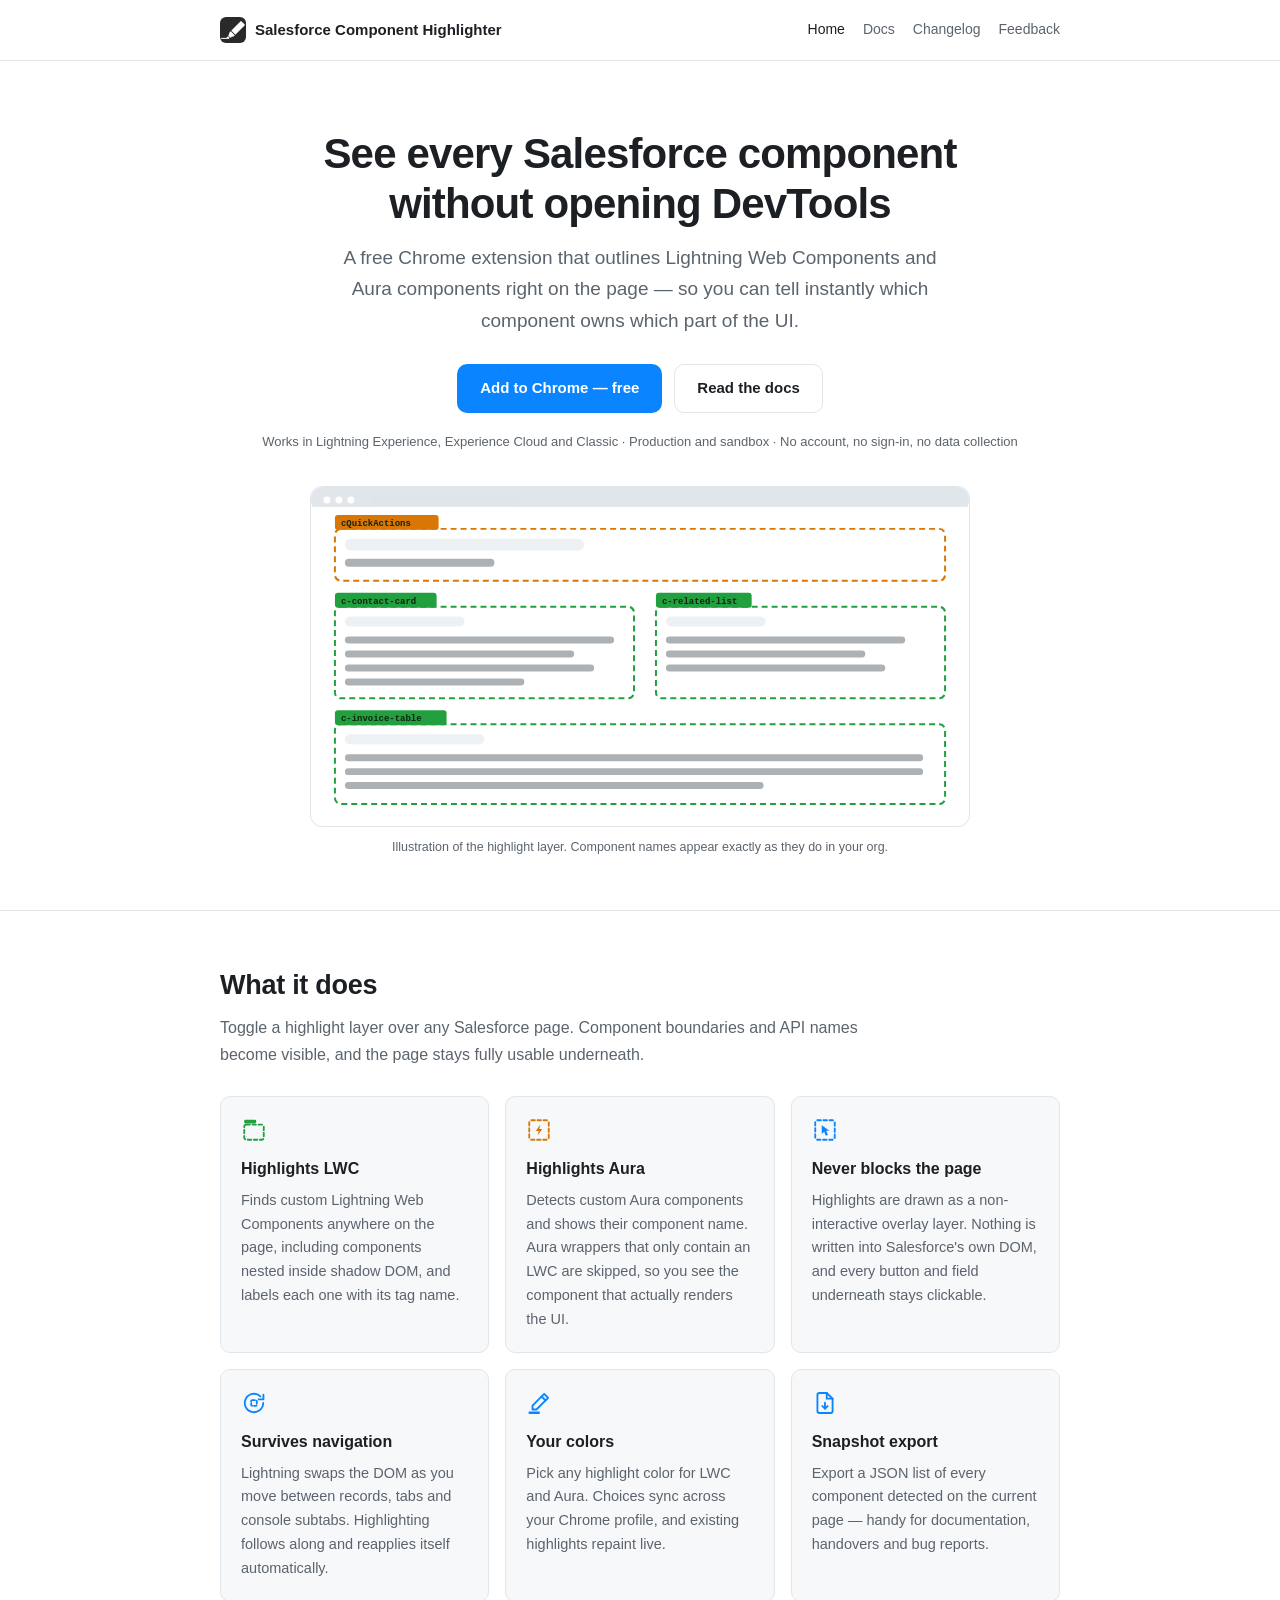
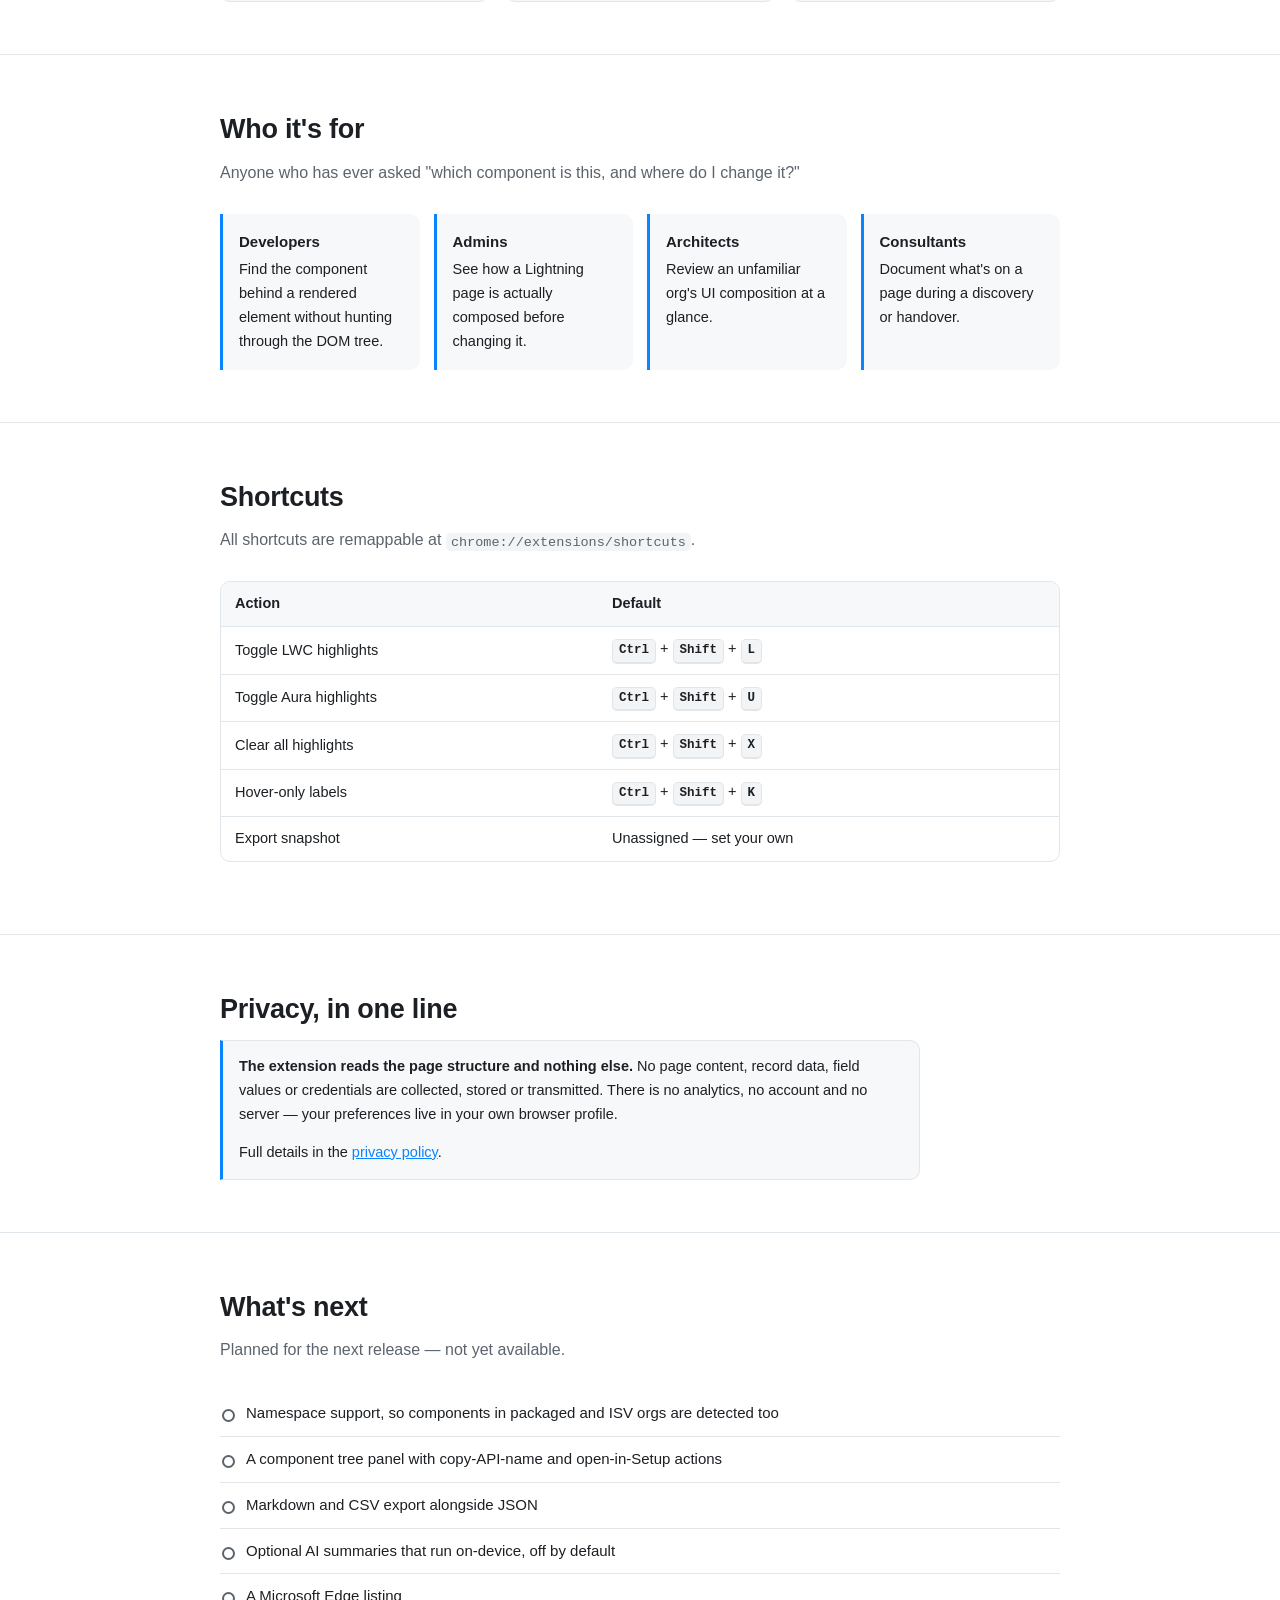
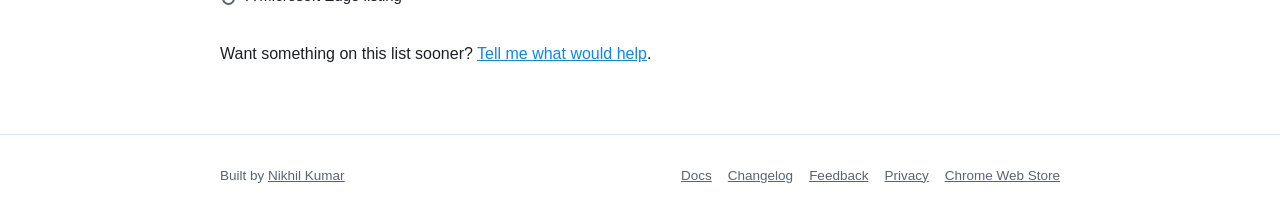
<file: index.html>
<!DOCTYPE html>
<html lang="en">
<head>
<meta charset="utf-8">
<meta name="viewport" content="width=device-width, initial-scale=1">
<title>Salesforce Component Highlighter — Highlight LWC &amp; Aura components</title>
<meta name="description" content="A free Chrome extension that highlights Lightning Web Components and Aura components directly on Salesforce pages. Inspect, debug and document Lightning, Experience Cloud and Classic UI.">
<link rel="canonical" href="https://colt255programmer.github.io/salesforce-component-highlighter/">
<meta property="og:type" content="website">
<meta property="og:title" content="Salesforce Component Highlighter — Highlight LWC &amp; Aura components">
<meta property="og:description" content="Free Chrome extension. Highlight LWC and Aura component boundaries on any Salesforce page — no setup, no data collection.">
<meta property="og:url" content="https://colt255programmer.github.io/salesforce-component-highlighter/">
<meta property="og:image" content="https://colt255programmer.github.io/salesforce-component-highlighter/assets/lockup-128.png">
<meta name="twitter:card" content="summary">
<link rel="icon" type="image/png" sizes="128x128" href="assets/mark-128.png">
<link rel="icon" type="image/png" sizes="48x48" href="assets/mark-48.png">
<link rel="apple-touch-icon" href="assets/mark-128.png">
<link rel="stylesheet" href="assets/style.css">
</head>
<body>

<header class="site">
  <div class="wrap">
    <a class="brand" href="index.html"><img src="assets/mark-48.png" alt="" width="26" height="26"> Salesforce Component Highlighter</a>
    <nav class="site-nav">
      <a href="index.html" aria-current="page">Home</a>
      <a href="docs.html">Docs</a>
      <a href="changelog.html">Changelog</a>
      <a href="feedback.html">Feedback</a>
    </nav>
  </div>
</header>

<div class="hero">
  <div class="wrap">
    <h1>See every Salesforce component<br>without opening DevTools</h1>
    <p class="tagline">
      A free Chrome extension that outlines Lightning Web Components and Aura components
      right on the page — so you can tell instantly which component owns which part of the UI.
    </p>
    <div class="cta-row">
      <a class="btn" href="https://chromewebstore.google.com/detail/ihcejjlpoaomlkklakoeohdmkbalhbel" target="_blank" rel="noopener">Add to Chrome — free</a>
      <a class="btn secondary" href="docs.html">Read the docs</a>
    </div>
    <p class="meta">Works in Lightning Experience, Experience Cloud and Classic · Production and sandbox · No account, no sign-in, no data collection</p>

    <figure class="hero-art">
      <svg viewBox="0 0 660 340" role="img" aria-labelledby="art-title art-desc">
        <title id="art-title">Illustration of component highlighting on a Salesforce page</title>
        <desc id="art-desc">A simplified page layout in which several regions are outlined with dashed borders and labelled with component API names such as c-contact-card and cQuickActions.</desc>

        <!-- page -->
        <rect class="art-page" x="0" y="0" width="660" height="340" rx="12"/>
        <!-- browser chrome -->
        <rect class="art-chrome" x="0" y="0" width="660" height="26" rx="12"/>
        <rect class="art-page" x="0" y="20" width="660" height="8"/>
        <circle class="art-page" cx="16" cy="13" r="3.5"/>
        <circle class="art-page" cx="28" cy="13" r="3.5"/>
        <circle class="art-page" cx="40" cy="13" r="3.5"/>
        <rect class="art-block" x="60" y="8" width="150" height="10" rx="5"/>

        <!-- highlight 1: header region (Aura) -->
        <rect class="art-block" x="34" y="52" width="240" height="12" rx="6"/>
        <rect class="art-text"  x="34" y="72" width="150" height="8" rx="4"/>
        <rect class="art-aura" x="24" y="42" width="612" height="52" rx="6"
              fill="none" stroke-width="2" stroke-dasharray="6 4"/>
        <g>
          <rect class="art-chip-aura" x="24" y="28" width="104" height="15" rx="3"/>
          <text class="art-chip-label" x="30" y="39">cQuickActions</text>
        </g>

        <!-- highlight 2: left card (LWC) -->
        <rect class="art-block" x="34" y="130" width="120" height="10" rx="5"/>
        <rect class="art-text"  x="34" y="150" width="270" height="7" rx="3.5"/>
        <rect class="art-text"  x="34" y="164" width="230" height="7" rx="3.5"/>
        <rect class="art-text"  x="34" y="178" width="250" height="7" rx="3.5"/>
        <rect class="art-text"  x="34" y="192" width="180" height="7" rx="3.5"/>
        <rect class="art-lwc" x="24" y="120" width="300" height="92" rx="6"
              fill="none" stroke-width="2" stroke-dasharray="6 4"/>
        <g>
          <rect class="art-chip-lwc" x="24" y="106" width="102" height="15" rx="3"/>
          <text class="art-chip-label" x="30" y="117">c-contact-card</text>
        </g>

        <!-- highlight 3: right card (LWC) -->
        <rect class="art-block" x="356" y="130" width="100" height="10" rx="5"/>
        <rect class="art-text"  x="356" y="150" width="240" height="7" rx="3.5"/>
        <rect class="art-text"  x="356" y="164" width="200" height="7" rx="3.5"/>
        <rect class="art-text"  x="356" y="178" width="220" height="7" rx="3.5"/>
        <rect class="art-lwc" x="346" y="120" width="290" height="92" rx="6"
              fill="none" stroke-width="2" stroke-dasharray="6 4"/>
        <g>
          <rect class="art-chip-lwc" x="346" y="106" width="96" height="15" rx="3"/>
          <text class="art-chip-label" x="352" y="117">c-related-list</text>
        </g>

        <!-- highlight 4: full-width table (LWC) -->
        <rect class="art-block" x="34" y="248" width="140" height="10" rx="5"/>
        <rect class="art-text"  x="34" y="268" width="580" height="7" rx="3.5"/>
        <rect class="art-text"  x="34" y="282" width="580" height="7" rx="3.5"/>
        <rect class="art-text"  x="34" y="296" width="420" height="7" rx="3.5"/>
        <rect class="art-lwc" x="24" y="238" width="612" height="80" rx="6"
              fill="none" stroke-width="2" stroke-dasharray="6 4"/>
        <g>
          <rect class="art-chip-lwc" x="24" y="224" width="112" height="15" rx="3"/>
          <text class="art-chip-label" x="30" y="235">c-invoice-table</text>
        </g>
      </svg>
      <figcaption>Illustration of the highlight layer. Component names appear exactly as they do in your org.</figcaption>
    </figure>
  </div>
</div>

<section>
  <div class="wrap">
    <h2>What it does</h2>
    <p class="lead">Toggle a highlight layer over any Salesforce page. Component boundaries and API names become visible, and the page stays fully usable underneath.</p>

    <div class="grid">
      <div class="card lwc">
        <span class="icon" aria-hidden="true">
          <svg viewBox="0 0 24 24" fill="none" stroke="currentColor" stroke-width="1.7" stroke-linecap="round" stroke-linejoin="round">
            <rect x="3" y="7" width="18" height="14" rx="2" stroke-dasharray="3.2 2.4"/>
            <rect x="3" y="2.5" width="11" height="3.4" rx="1" fill="currentColor" stroke="none"/>
          </svg>
        </span>
        <h3>Highlights LWC</h3>
        <p>Finds custom Lightning Web Components anywhere on the page, including components nested inside shadow DOM, and labels each one with its tag name.</p>
      </div>
      <div class="card aura">
        <span class="icon" aria-hidden="true">
          <svg viewBox="0 0 24 24" fill="none" stroke="currentColor" stroke-width="1.7" stroke-linecap="round" stroke-linejoin="round">
            <rect x="3" y="3" width="18" height="18" rx="2" stroke-dasharray="3.2 2.4"/>
            <path d="M13.2 7 9 12.9h2.7L10.8 17 15 11.1h-2.7z" fill="currentColor" stroke="none"/>
          </svg>
        </span>
        <h3>Highlights Aura</h3>
        <p>Detects custom Aura components and shows their component name. Aura wrappers that only contain an LWC are skipped, so you see the component that actually renders the UI.</p>
      </div>
      <div class="card">
        <span class="icon" aria-hidden="true">
          <svg viewBox="0 0 24 24" fill="none" stroke="currentColor" stroke-width="1.7" stroke-linecap="round" stroke-linejoin="round">
            <rect x="3" y="3" width="18" height="18" rx="2" stroke-dasharray="3.2 2.4"/>
            <path d="M9 7.5v8.2l2.2-2.1 1.6 3.6 1.9-.85-1.6-3.6h3z" fill="currentColor" stroke="none"/>
          </svg>
        </span>
        <h3>Never blocks the page</h3>
        <p>Highlights are drawn as a non-interactive overlay layer. Nothing is written into Salesforce's own DOM, and every button and field underneath stays clickable.</p>
      </div>
      <div class="card">
        <span class="icon" aria-hidden="true">
          <svg viewBox="0 0 24 24" fill="none" stroke="currentColor" stroke-width="1.7" stroke-linecap="round" stroke-linejoin="round">
            <path d="M20.5 12a8.5 8.5 0 1 1-2.6-6.1"/>
            <path d="M20.7 4.3v4.4h-4.4"/>
            <rect x="9.4" y="9.4" width="5.2" height="5.2" rx="1" stroke-dasharray="2.4 1.8"/>
          </svg>
        </span>
        <h3>Survives navigation</h3>
        <p>Lightning swaps the DOM as you move between records, tabs and console subtabs. Highlighting follows along and reapplies itself automatically.</p>
      </div>
      <div class="card">
        <span class="icon" aria-hidden="true">
          <svg viewBox="0 0 24 24" fill="none" stroke="currentColor" stroke-width="1.7" stroke-linecap="round" stroke-linejoin="round">
            <path d="M16.8 3.6 20.4 7.2 9.6 18H6v-3.6z"/>
            <path d="M14.4 6l3.6 3.6"/>
            <path d="M3.4 21h8.4" stroke-width="2.2"/>
          </svg>
        </span>
        <h3>Your colors</h3>
        <p>Pick any highlight color for LWC and Aura. Choices sync across your Chrome profile, and existing highlights repaint live.</p>
      </div>
      <div class="card">
        <span class="icon" aria-hidden="true">
          <svg viewBox="0 0 24 24" fill="none" stroke="currentColor" stroke-width="1.7" stroke-linecap="round" stroke-linejoin="round">
            <path d="M13.6 2.8H6.8a1.8 1.8 0 0 0-1.8 1.8v14.8a1.8 1.8 0 0 0 1.8 1.8h10.4a1.8 1.8 0 0 0 1.8-1.8V8z"/>
            <path d="M13.6 2.8V8h5.4"/>
            <path d="M12 11.8v5.4"/>
            <path d="M9.6 14.8 12 17.2l2.4-2.4"/>
          </svg>
        </span>
        <h3>Snapshot export</h3>
        <p>Export a JSON list of every component detected on the current page — handy for documentation, handovers and bug reports.</p>
      </div>
    </div>
  </div>
</section>

<section>
  <div class="wrap">
    <h2>Who it's for</h2>
    <p class="lead">Anyone who has ever asked "which component is this, and where do I change it?"</p>
    <ul class="audience">
      <li><strong>Developers</strong> Find the component behind a rendered element without hunting through the DOM tree.</li>
      <li><strong>Admins</strong> See how a Lightning page is actually composed before changing it.</li>
      <li><strong>Architects</strong> Review an unfamiliar org's UI composition at a glance.</li>
      <li><strong>Consultants</strong> Document what's on a page during a discovery or handover.</li>
    </ul>
  </div>
</section>

<section>
  <div class="wrap">
    <h2>Shortcuts</h2>
    <p class="lead">All shortcuts are remappable at <code>chrome://extensions/shortcuts</code>.</p>
    <div class="table-scroll">
      <table>
        <thead>
          <tr><th>Action</th><th>Default</th></tr>
        </thead>
        <tbody>
          <tr><td>Toggle LWC highlights</td><td><kbd>Ctrl</kbd> + <kbd>Shift</kbd> + <kbd>L</kbd></td></tr>
          <tr><td>Toggle Aura highlights</td><td><kbd>Ctrl</kbd> + <kbd>Shift</kbd> + <kbd>U</kbd></td></tr>
          <tr><td>Clear all highlights</td><td><kbd>Ctrl</kbd> + <kbd>Shift</kbd> + <kbd>X</kbd></td></tr>
          <tr><td>Hover-only labels</td><td><kbd>Ctrl</kbd> + <kbd>Shift</kbd> + <kbd>K</kbd></td></tr>
          <tr><td>Export snapshot</td><td class="wrap-cell">Unassigned — set your own</td></tr>
        </tbody>
      </table>
    </div>
  </div>
</section>

<section>
  <div class="wrap">
    <h2>Privacy, in one line</h2>
    <div class="note prose">
      <p><strong>The extension reads the page structure and nothing else.</strong> No page content, record data, field values or credentials are collected, stored or transmitted. There is no analytics, no account and no server — your preferences live in your own browser profile.</p>
      <p style="margin:0">Full details in the <a href="privacy-policy.html">privacy policy</a>.</p>
    </div>
  </div>
</section>

<section id="roadmap">
  <div class="wrap">
    <h2>What's next</h2>
    <p class="lead">Planned for the next release — not yet available.</p>
    <ul class="roadmap">
      <li>Namespace support, so components in packaged and ISV orgs are detected too</li>
      <li>A component tree panel with copy-API-name and open-in-Setup actions</li>
      <li>Markdown and CSV export alongside JSON</li>
      <li>Optional AI summaries that run on-device, off by default</li>
      <li>A Microsoft Edge listing</li>
    </ul>
    <p style="margin-top:22px">Want something on this list sooner? <a href="feedback.html">Tell me what would help</a>.</p>
  </div>
</section>

<footer class="site">
  <div class="wrap">
    <span>Built by <a href="https://in.linkedin.com/in/nikhil-kumar-033b471b2" target="_blank" rel="noopener">Nikhil Kumar</a></span>
    <nav>
      <a href="docs.html">Docs</a>
      <a href="changelog.html">Changelog</a>
      <a href="feedback.html">Feedback</a>
      <a href="privacy-policy.html">Privacy</a>
      <a href="https://chromewebstore.google.com/detail/ihcejjlpoaomlkklakoeohdmkbalhbel" target="_blank" rel="noopener">Chrome Web Store</a>
    </nav>
  </div>
</footer>

</body>
</html>
</file>
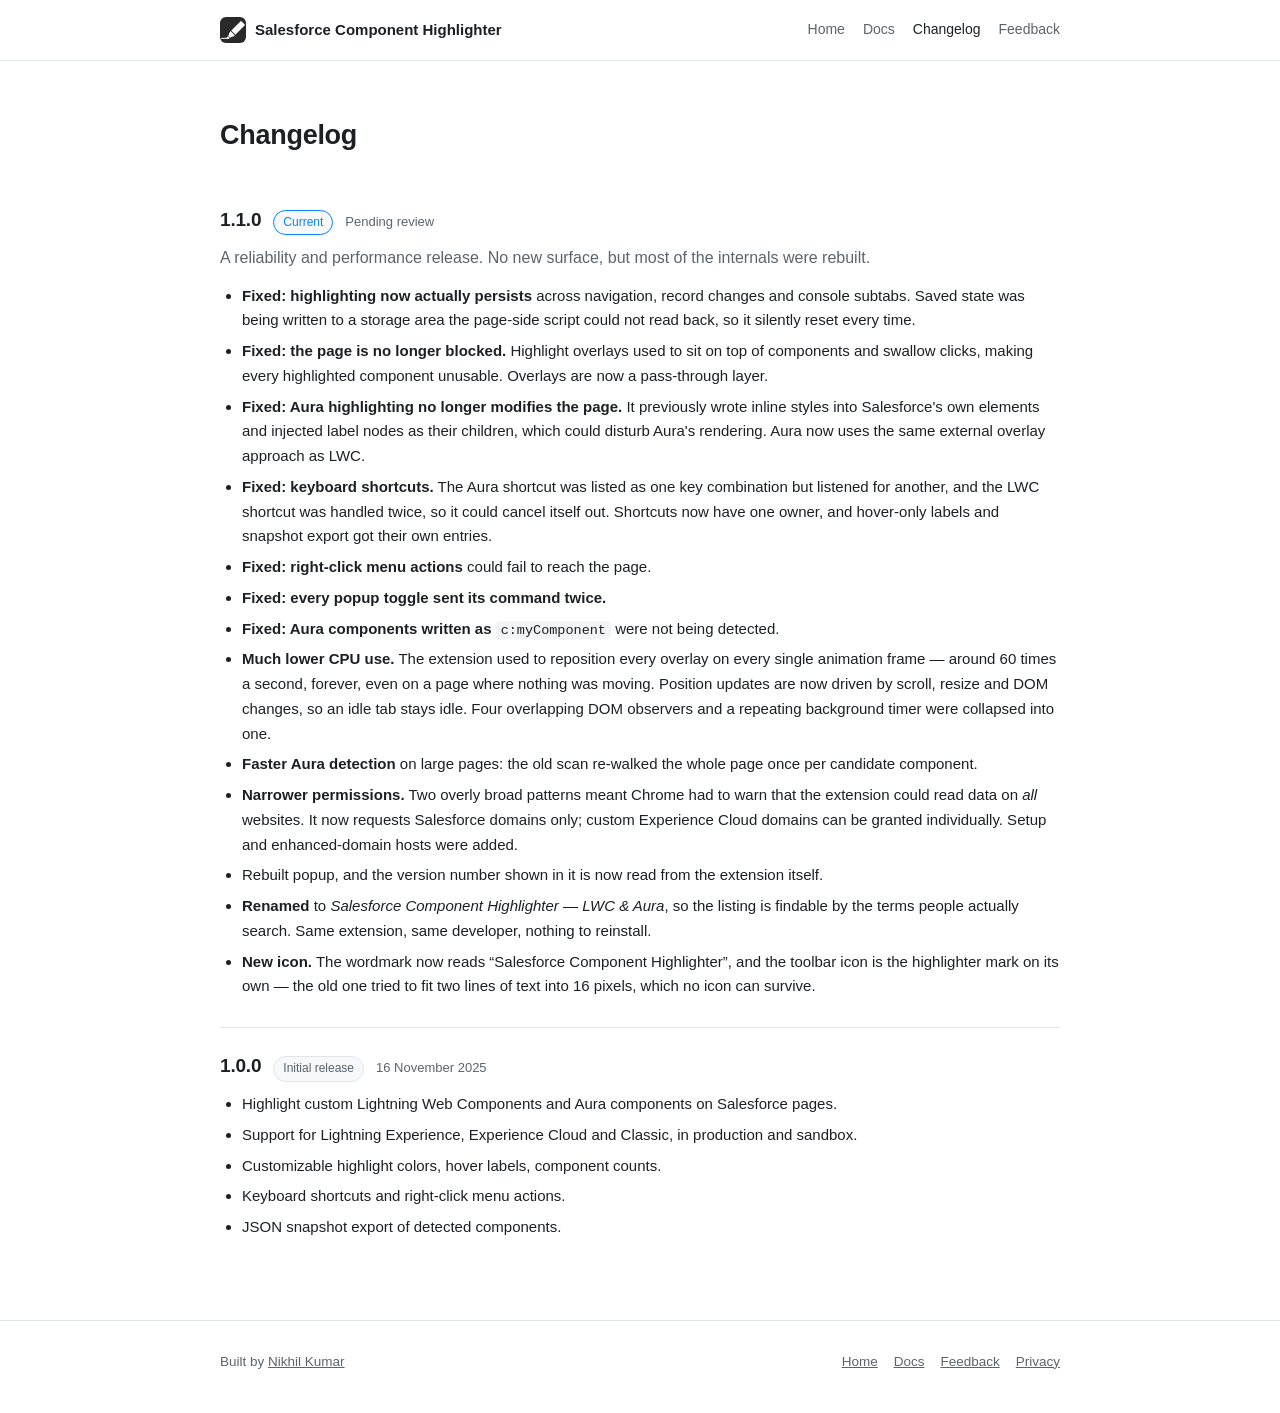
<file: changelog.html>
<!DOCTYPE html>
<html lang="en">
<head>
<meta charset="utf-8">
<meta name="viewport" content="width=device-width, initial-scale=1">
<title>Changelog — Salesforce Component Highlighter</title>
<meta name="description" content="Release notes for the Salesforce Component Highlighter Chrome extension for Salesforce.">
<link rel="canonical" href="https://colt255programmer.github.io/salesforce-component-highlighter/changelog.html">
<meta property="og:type" content="article">
<meta property="og:title" content="Changelog — Salesforce Component Highlighter">
<meta property="og:description" content="Release notes for the Salesforce component highlighting extension.">
<link rel="icon" type="image/png" sizes="128x128" href="assets/mark-128.png">
<link rel="icon" type="image/png" sizes="48x48" href="assets/mark-48.png">
<link rel="apple-touch-icon" href="assets/mark-128.png">
<meta property="og:image" content="https://colt255programmer.github.io/salesforce-component-highlighter/assets/lockup-128.png">
<link rel="stylesheet" href="assets/style.css">
</head>
<body>

<header class="site">
  <div class="wrap">
    <a class="brand" href="index.html"><img src="assets/mark-48.png" alt="" width="26" height="26"> Salesforce Component Highlighter</a>
    <nav class="site-nav">
      <a href="index.html">Home</a>
      <a href="docs.html">Docs</a>
      <a href="changelog.html" aria-current="page">Changelog</a>
      <a href="feedback.html">Feedback</a>
    </nav>
  </div>
</header>

<section>
  <div class="wrap">
    <h2 style="margin-bottom:24px">Changelog</h2>

    <div class="release">
      <div class="release-head">
        <h2>1.1.0</h2>
        <span class="tag current">Current</span>
        <span class="release-date">Pending review</span>
      </div>
      <p style="color:var(--fg-muted);margin-bottom:12px">A reliability and performance release. No new surface, but most of the internals were rebuilt.</p>
      <ul>
        <li><strong>Fixed: highlighting now actually persists</strong> across navigation, record changes and console subtabs. Saved state was being written to a storage area the page-side script could not read back, so it silently reset every time.</li>
        <li><strong>Fixed: the page is no longer blocked.</strong> Highlight overlays used to sit on top of components and swallow clicks, making every highlighted component unusable. Overlays are now a pass-through layer.</li>
        <li><strong>Fixed: Aura highlighting no longer modifies the page.</strong> It previously wrote inline styles into Salesforce's own elements and injected label nodes as their children, which could disturb Aura's rendering. Aura now uses the same external overlay approach as LWC.</li>
        <li><strong>Fixed: keyboard shortcuts.</strong> The Aura shortcut was listed as one key combination but listened for another, and the LWC shortcut was handled twice, so it could cancel itself out. Shortcuts now have one owner, and hover-only labels and snapshot export got their own entries.</li>
        <li><strong>Fixed: right-click menu actions</strong> could fail to reach the page.</li>
        <li><strong>Fixed: every popup toggle sent its command twice.</strong></li>
        <li><strong>Fixed: Aura components written as <code>c:myComponent</code></strong> were not being detected.</li>
        <li><strong>Much lower CPU use.</strong> The extension used to reposition every overlay on every single animation frame — around 60 times a second, forever, even on a page where nothing was moving. Position updates are now driven by scroll, resize and DOM changes, so an idle tab stays idle. Four overlapping DOM observers and a repeating background timer were collapsed into one.</li>
        <li><strong>Faster Aura detection</strong> on large pages: the old scan re-walked the whole page once per candidate component.</li>
        <li><strong>Narrower permissions.</strong> Two overly broad patterns meant Chrome had to warn that the extension could read data on <em>all</em> websites. It now requests Salesforce domains only; custom Experience Cloud domains can be granted individually. Setup and enhanced-domain hosts were added.</li>
        <li>Rebuilt popup, and the version number shown in it is now read from the extension itself.</li>
        <li><strong>Renamed</strong> to <em>Salesforce Component Highlighter &mdash; LWC &amp; Aura</em>, so the listing is findable by the terms people actually search. Same extension, same developer, nothing to reinstall.</li>
        <li><strong>New icon.</strong> The wordmark now reads &ldquo;Salesforce Component Highlighter&rdquo;, and the toolbar icon is the highlighter mark on its own &mdash; the old one tried to fit two lines of text into 16 pixels, which no icon can survive.</li>
      </ul>
    </div>

    <div class="release">
      <div class="release-head">
        <h2>1.0.0</h2>
        <span class="tag">Initial release</span>
        <span class="release-date">16 November 2025</span>
      </div>
      <ul>
        <li>Highlight custom Lightning Web Components and Aura components on Salesforce pages.</li>
        <li>Support for Lightning Experience, Experience Cloud and Classic, in production and sandbox.</li>
        <li>Customizable highlight colors, hover labels, component counts.</li>
        <li>Keyboard shortcuts and right-click menu actions.</li>
        <li>JSON snapshot export of detected components.</li>
      </ul>
    </div>
  </div>
</section>

<footer class="site">
  <div class="wrap">
    <span>Built by <a href="https://in.linkedin.com/in/nikhil-kumar-033b471b2" target="_blank" rel="noopener">Nikhil Kumar</a></span>
    <nav>
      <a href="index.html">Home</a>
      <a href="docs.html">Docs</a>
      <a href="feedback.html">Feedback</a>
      <a href="privacy-policy.html">Privacy</a>
    </nav>
  </div>
</footer>

</body>
</html>
</file>
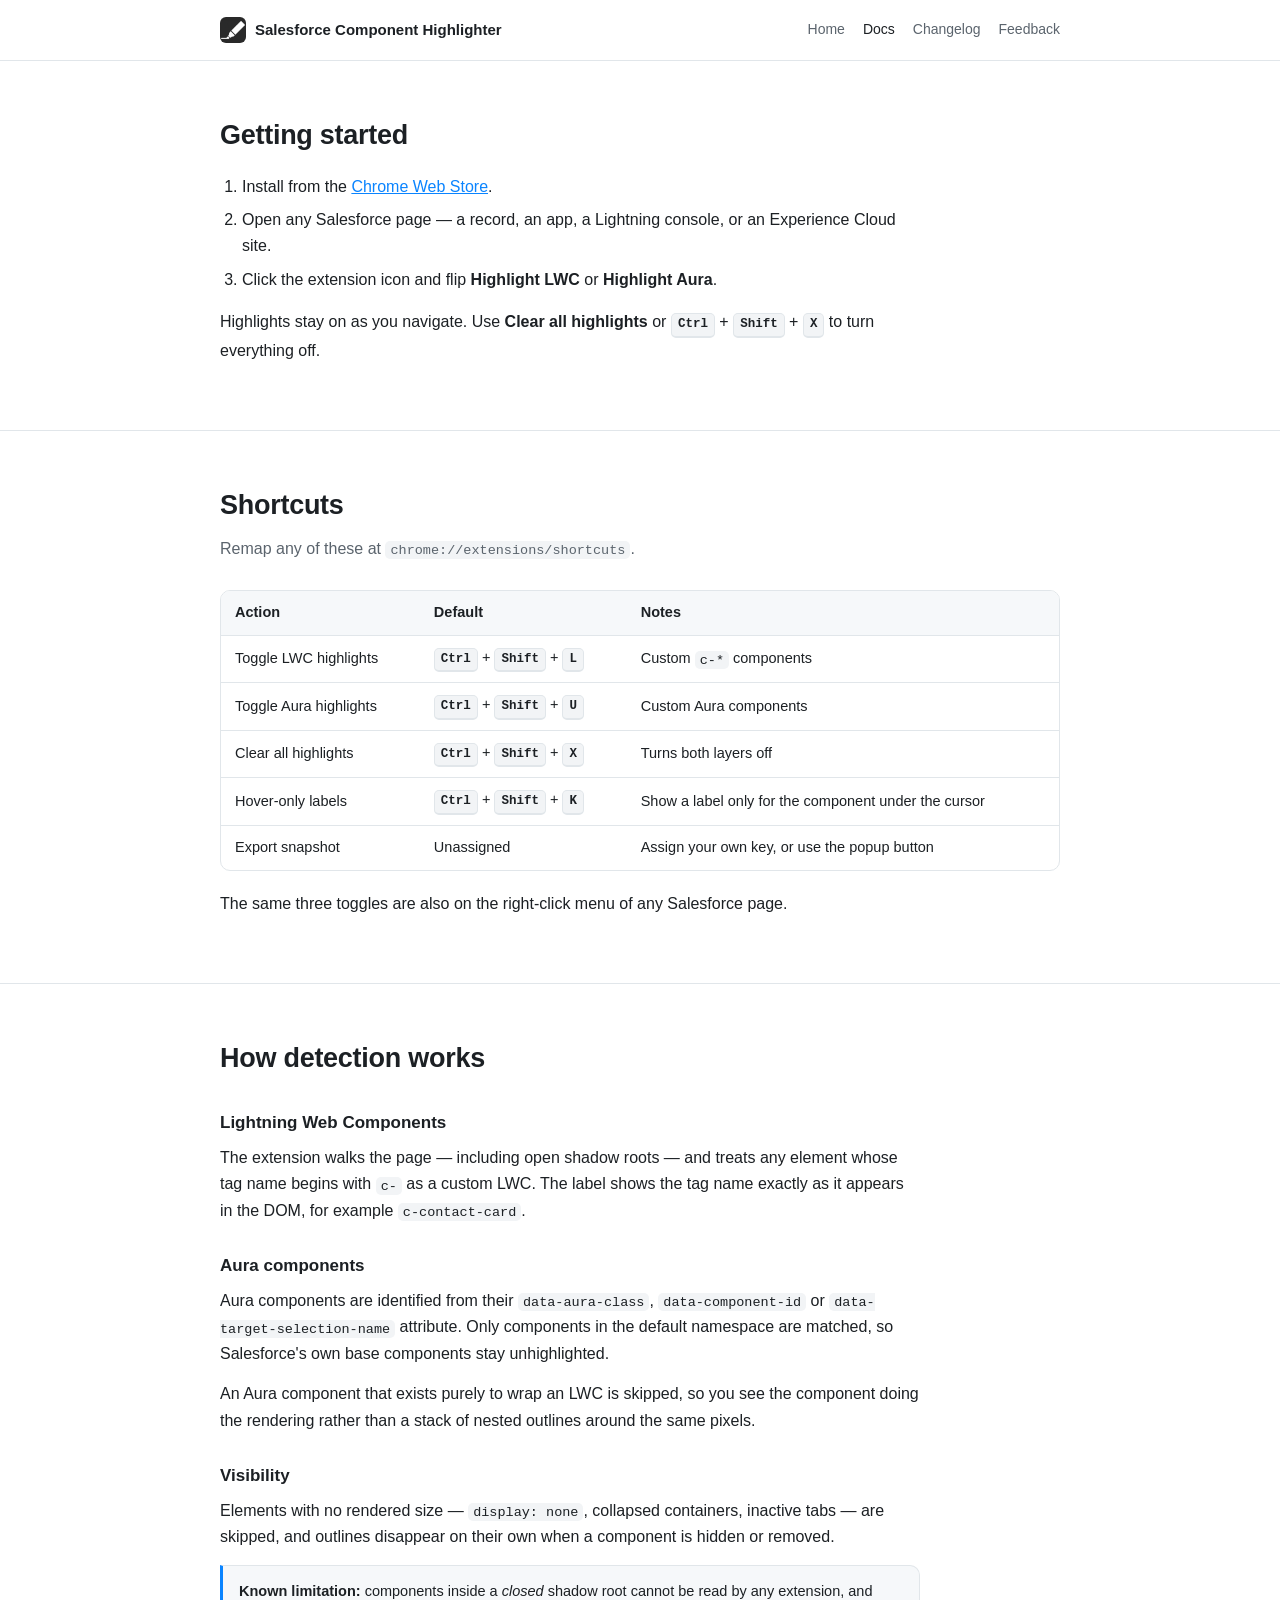
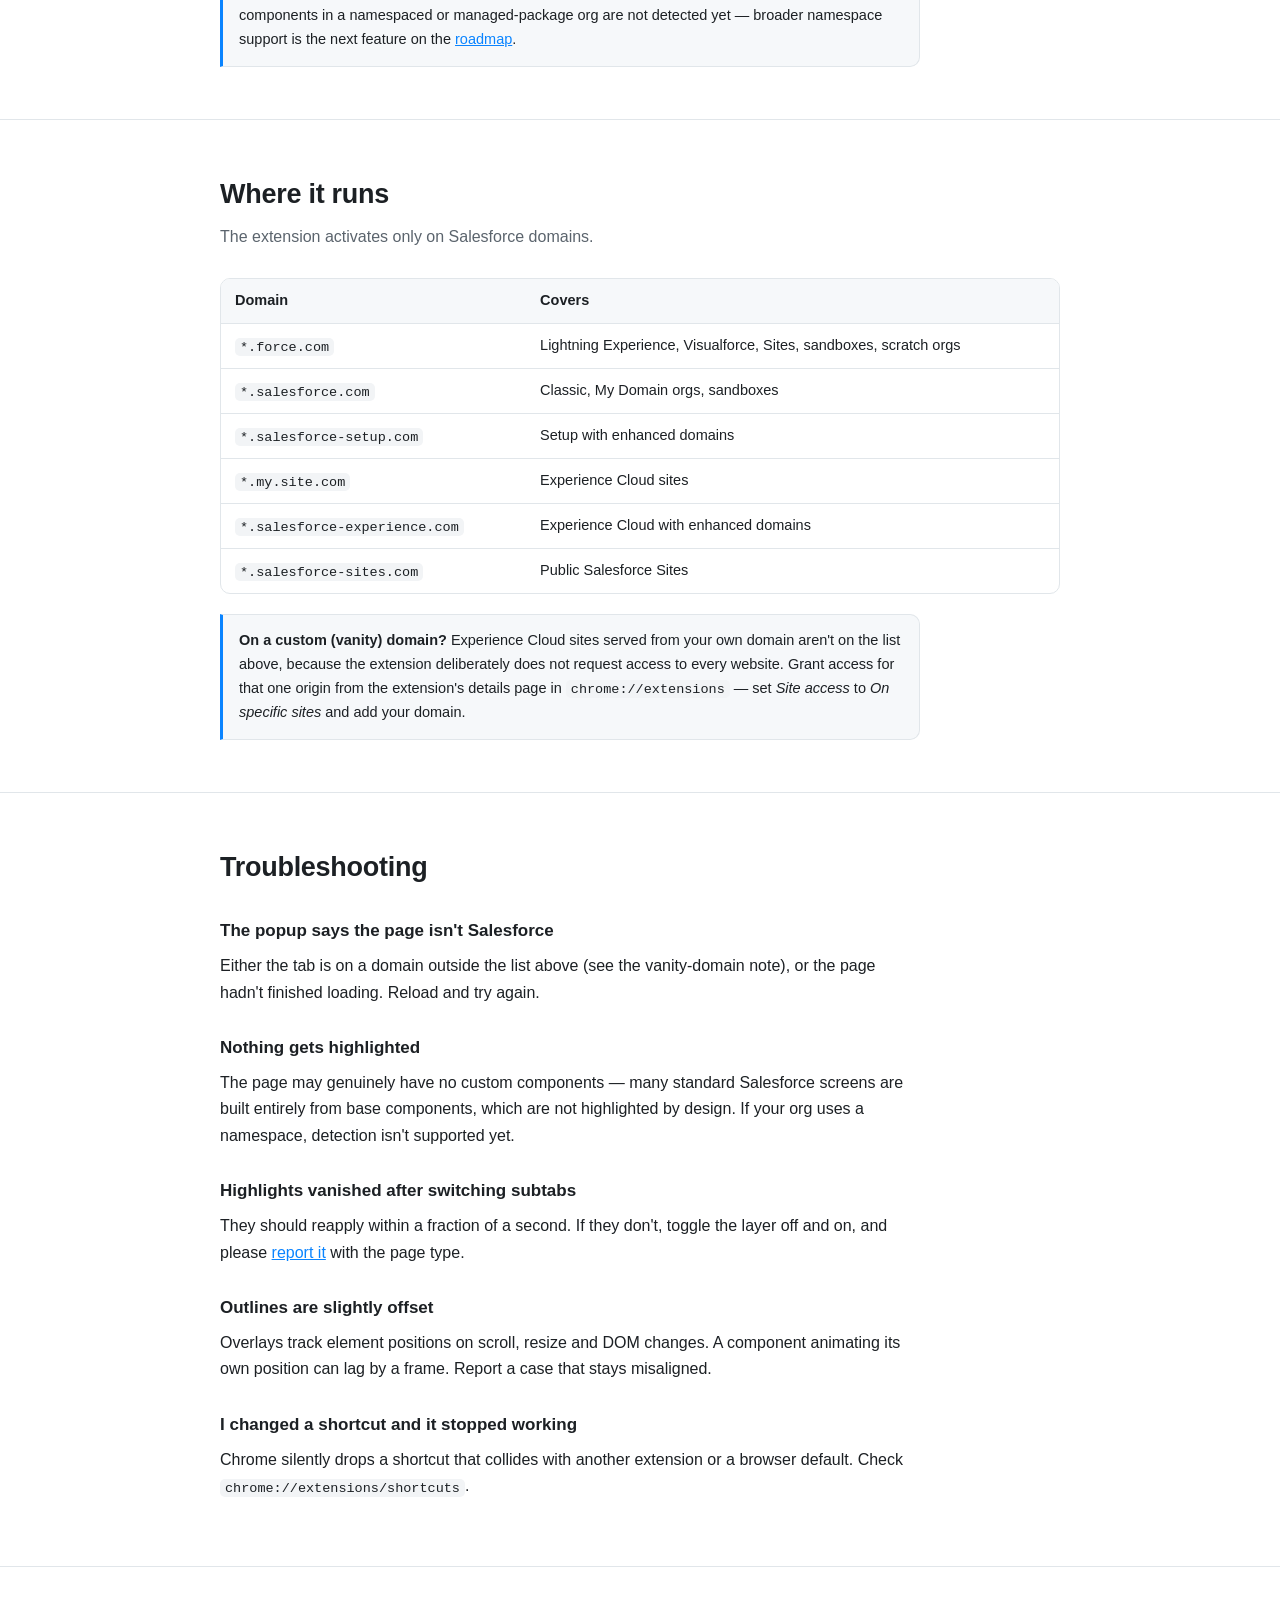
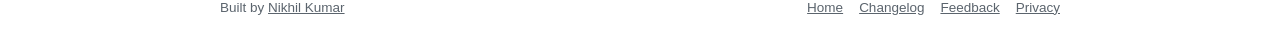
<file: docs.html>
<!DOCTYPE html>
<html lang="en">
<head>
<meta charset="utf-8">
<meta name="viewport" content="width=device-width, initial-scale=1">
<title>Docs — Salesforce Component Highlighter</title>
<meta name="description" content="How the Salesforce Component Highlighter Chrome extension detects Salesforce components, the full shortcut list, supported domains, and troubleshooting.">
<link rel="canonical" href="https://colt255programmer.github.io/salesforce-component-highlighter/docs.html">
<meta property="og:type" content="article">
<meta property="og:title" content="Docs — Salesforce Component Highlighter">
<meta property="og:description" content="Shortcuts, supported domains, how detection works, and troubleshooting.">
<link rel="icon" type="image/png" sizes="128x128" href="assets/mark-128.png">
<link rel="icon" type="image/png" sizes="48x48" href="assets/mark-48.png">
<link rel="apple-touch-icon" href="assets/mark-128.png">
<meta property="og:image" content="https://colt255programmer.github.io/salesforce-component-highlighter/assets/lockup-128.png">
<link rel="stylesheet" href="assets/style.css">
</head>
<body>

<header class="site">
  <div class="wrap">
    <a class="brand" href="index.html"><img src="assets/mark-48.png" alt="" width="26" height="26"> Salesforce Component Highlighter</a>
    <nav class="site-nav">
      <a href="index.html">Home</a>
      <a href="docs.html" aria-current="page">Docs</a>
      <a href="changelog.html">Changelog</a>
      <a href="feedback.html">Feedback</a>
    </nav>
  </div>
</header>

<section>
  <div class="wrap">
    <h2>Getting started</h2>
    <div class="prose">
      <ol>
        <li>Install from the <a href="https://chromewebstore.google.com/detail/ihcejjlpoaomlkklakoeohdmkbalhbel" target="_blank" rel="noopener">Chrome Web Store</a>.</li>
        <li>Open any Salesforce page — a record, an app, a Lightning console, or an Experience Cloud site.</li>
        <li>Click the extension icon and flip <strong>Highlight LWC</strong> or <strong>Highlight Aura</strong>.</li>
      </ol>
      <p>Highlights stay on as you navigate. Use <strong>Clear all highlights</strong> or <kbd>Ctrl</kbd> + <kbd>Shift</kbd> + <kbd>X</kbd> to turn everything off.</p>
    </div>
  </div>
</section>

<section>
  <div class="wrap">
    <h2>Shortcuts</h2>
    <p class="lead">Remap any of these at <code>chrome://extensions/shortcuts</code>.</p>
    <div class="table-scroll">
      <table>
        <thead><tr><th>Action</th><th>Default</th><th>Notes</th></tr></thead>
        <tbody>
          <tr><td>Toggle LWC highlights</td><td><kbd>Ctrl</kbd> + <kbd>Shift</kbd> + <kbd>L</kbd></td><td class="wrap-cell">Custom <code>c-*</code> components</td></tr>
          <tr><td>Toggle Aura highlights</td><td><kbd>Ctrl</kbd> + <kbd>Shift</kbd> + <kbd>U</kbd></td><td class="wrap-cell">Custom Aura components</td></tr>
          <tr><td>Clear all highlights</td><td><kbd>Ctrl</kbd> + <kbd>Shift</kbd> + <kbd>X</kbd></td><td class="wrap-cell">Turns both layers off</td></tr>
          <tr><td>Hover-only labels</td><td><kbd>Ctrl</kbd> + <kbd>Shift</kbd> + <kbd>K</kbd></td><td class="wrap-cell">Show a label only for the component under the cursor</td></tr>
          <tr><td>Export snapshot</td><td>Unassigned</td><td class="wrap-cell">Assign your own key, or use the popup button</td></tr>
        </tbody>
      </table>
    </div>
    <p>The same three toggles are also on the right-click menu of any Salesforce page.</p>
  </div>
</section>

<section>
  <div class="wrap">
    <h2>How detection works</h2>
    <div class="prose">
      <h3>Lightning Web Components</h3>
      <p>The extension walks the page — including open shadow roots — and treats any element whose tag name begins with <code>c-</code> as a custom LWC. The label shows the tag name exactly as it appears in the DOM, for example <code>c-contact-card</code>.</p>

      <h3>Aura components</h3>
      <p>Aura components are identified from their <code>data-aura-class</code>, <code>data-component-id</code> or <code>data-target-selection-name</code> attribute. Only components in the default namespace are matched, so Salesforce's own base components stay unhighlighted.</p>
      <p>An Aura component that exists purely to wrap an LWC is skipped, so you see the component doing the rendering rather than a stack of nested outlines around the same pixels.</p>

      <h3>Visibility</h3>
      <p>Elements with no rendered size — <code>display: none</code>, collapsed containers, inactive tabs — are skipped, and outlines disappear on their own when a component is hidden or removed.</p>

      <div class="note">
        <strong>Known limitation:</strong> components inside a <em>closed</em> shadow root cannot be read by any extension, and components in a namespaced or managed-package org are not detected yet — broader namespace support is the next feature on the <a href="index.html#roadmap">roadmap</a>.
      </div>
    </div>
  </div>
</section>

<section>
  <div class="wrap">
    <h2>Where it runs</h2>
    <p class="lead">The extension activates only on Salesforce domains.</p>
    <div class="table-scroll">
      <table>
        <thead><tr><th>Domain</th><th>Covers</th></tr></thead>
        <tbody>
          <tr><td><code>*.force.com</code></td><td class="wrap-cell">Lightning Experience, Visualforce, Sites, sandboxes, scratch orgs</td></tr>
          <tr><td><code>*.salesforce.com</code></td><td class="wrap-cell">Classic, My Domain orgs, sandboxes</td></tr>
          <tr><td><code>*.salesforce-setup.com</code></td><td class="wrap-cell">Setup with enhanced domains</td></tr>
          <tr><td><code>*.my.site.com</code></td><td class="wrap-cell">Experience Cloud sites</td></tr>
          <tr><td><code>*.salesforce-experience.com</code></td><td class="wrap-cell">Experience Cloud with enhanced domains</td></tr>
          <tr><td><code>*.salesforce-sites.com</code></td><td class="wrap-cell">Public Salesforce Sites</td></tr>
        </tbody>
      </table>
    </div>
    <div class="note prose">
      <strong>On a custom (vanity) domain?</strong> Experience Cloud sites served from your own domain aren't on the list above, because the extension deliberately does not request access to every website. Grant access for that one origin from the extension's details page in <code>chrome://extensions</code> — set <em>Site access</em> to <em>On specific sites</em> and add your domain.
    </div>
  </div>
</section>

<section>
  <div class="wrap">
    <h2>Troubleshooting</h2>
    <div class="prose">
      <h3>The popup says the page isn't Salesforce</h3>
      <p>Either the tab is on a domain outside the list above (see the vanity-domain note), or the page hadn't finished loading. Reload and try again.</p>

      <h3>Nothing gets highlighted</h3>
      <p>The page may genuinely have no custom components — many standard Salesforce screens are built entirely from base components, which are not highlighted by design. If your org uses a namespace, detection isn't supported yet.</p>

      <h3>Highlights vanished after switching subtabs</h3>
      <p>They should reapply within a fraction of a second. If they don't, toggle the layer off and on, and please <a href="feedback.html">report it</a> with the page type.</p>

      <h3>Outlines are slightly offset</h3>
      <p>Overlays track element positions on scroll, resize and DOM changes. A component animating its own position can lag by a frame. Report a case that stays misaligned.</p>

      <h3>I changed a shortcut and it stopped working</h3>
      <p>Chrome silently drops a shortcut that collides with another extension or a browser default. Check <code>chrome://extensions/shortcuts</code>.</p>
    </div>
  </div>
</section>

<footer class="site">
  <div class="wrap">
    <span>Built by <a href="https://in.linkedin.com/in/nikhil-kumar-033b471b2" target="_blank" rel="noopener">Nikhil Kumar</a></span>
    <nav>
      <a href="index.html">Home</a>
      <a href="changelog.html">Changelog</a>
      <a href="feedback.html">Feedback</a>
      <a href="privacy-policy.html">Privacy</a>
    </nav>
  </div>
</footer>

</body>
</html>
</file>
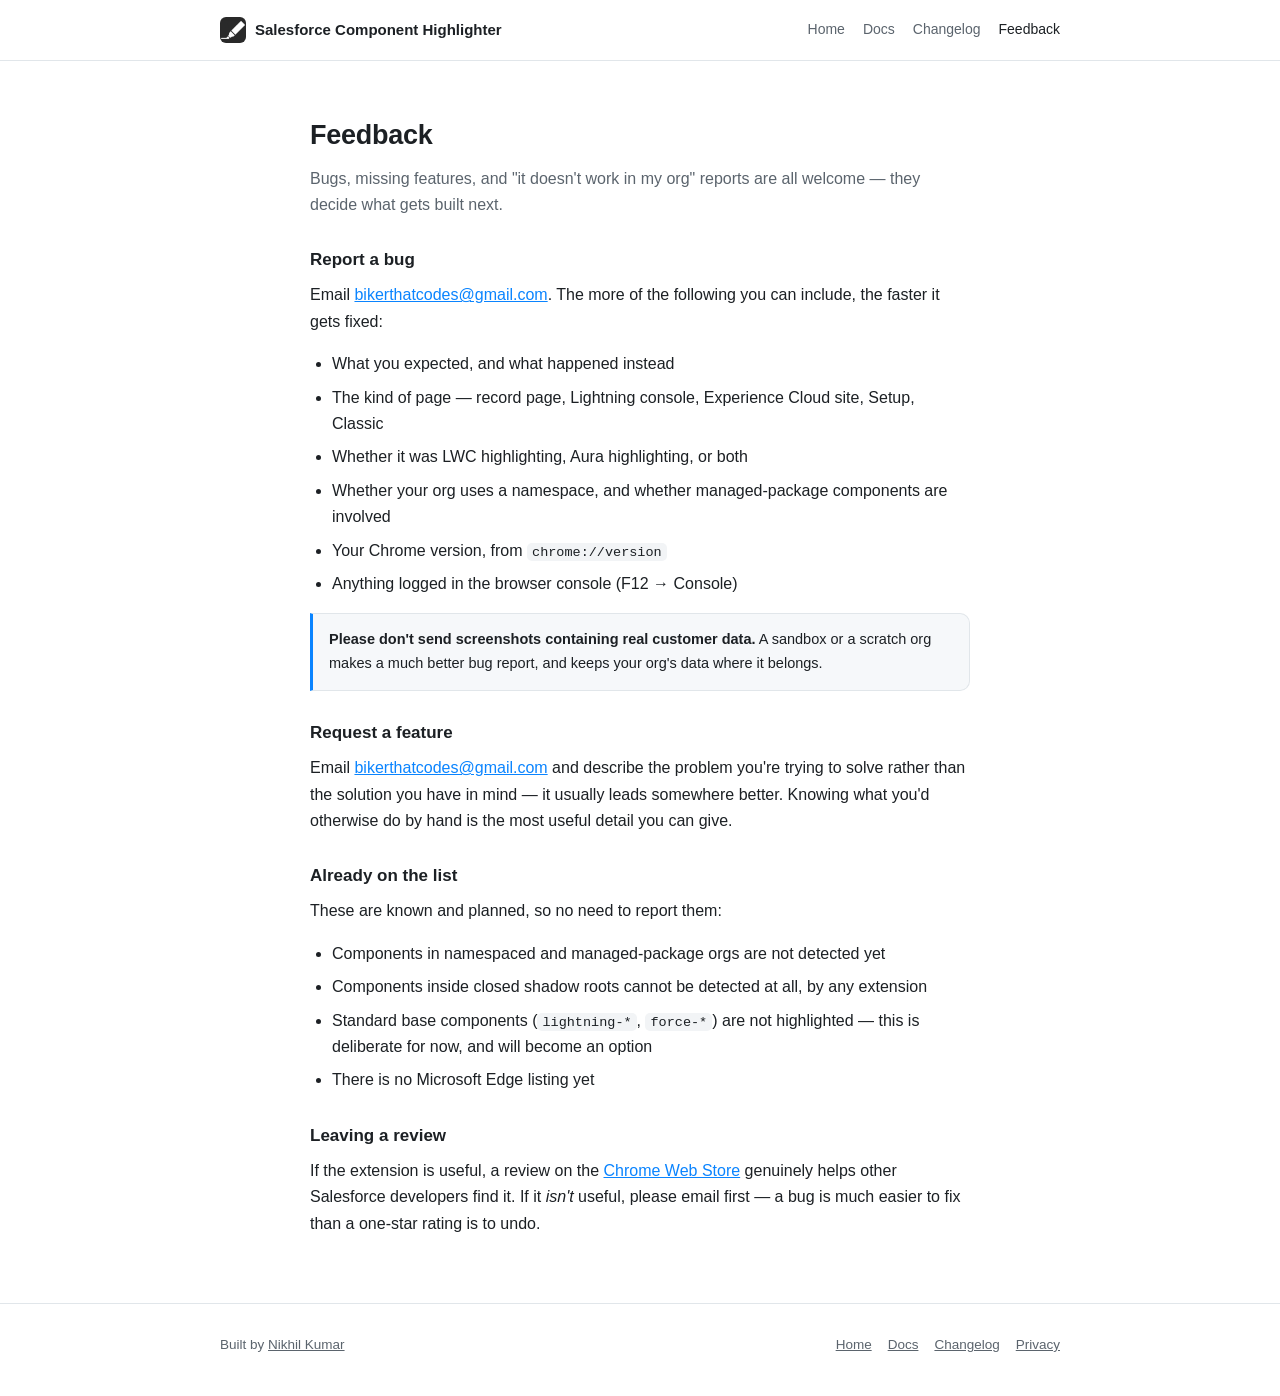
<file: feedback.html>
<!DOCTYPE html>
<html lang="en">
<head>
<meta charset="utf-8">
<meta name="viewport" content="width=device-width, initial-scale=1">
<title>Feedback — Salesforce Component Highlighter</title>
<meta name="description" content="Report a bug or request a feature for the Salesforce Component Highlighter Chrome extension.">
<link rel="canonical" href="https://colt255programmer.github.io/salesforce-component-highlighter/feedback.html">
<meta property="og:type" content="article">
<meta property="og:title" content="Feedback — Salesforce Component Highlighter">
<meta property="og:description" content="Report a bug or request a feature.">
<link rel="icon" type="image/png" sizes="128x128" href="assets/mark-128.png">
<link rel="icon" type="image/png" sizes="48x48" href="assets/mark-48.png">
<link rel="apple-touch-icon" href="assets/mark-128.png">
<meta property="og:image" content="https://colt255programmer.github.io/salesforce-component-highlighter/assets/lockup-128.png">
<link rel="stylesheet" href="assets/style.css">
</head>
<body>

<header class="site">
  <div class="wrap">
    <a class="brand" href="index.html"><img src="assets/mark-48.png" alt="" width="26" height="26"> Salesforce Component Highlighter</a>
    <nav class="site-nav">
      <a href="index.html">Home</a>
      <a href="docs.html">Docs</a>
      <a href="changelog.html">Changelog</a>
      <a href="feedback.html" aria-current="page">Feedback</a>
    </nav>
  </div>
</header>

<section>
  <div class="wrap prose">
    <h2>Feedback</h2>
    <p class="lead">Bugs, missing features, and "it doesn't work in my org" reports are all welcome — they decide what gets built next.</p>


    <h3>Report a bug</h3>
    <p>Email <a href="mailto:bikerthatcodes@gmail.com?subject=Salesforce%20Component%20Highlighter%20-%20bug%20report">bikerthatcodes@gmail.com</a>. The more of the following you can include, the faster it gets fixed:</p>
    <ul>
      <li>What you expected, and what happened instead</li>
      <li>The kind of page — record page, Lightning console, Experience Cloud site, Setup, Classic</li>
      <li>Whether it was LWC highlighting, Aura highlighting, or both</li>
      <li>Whether your org uses a namespace, and whether managed-package components are involved</li>
      <li>Your Chrome version, from <code>chrome://version</code></li>
      <li>Anything logged in the browser console (F12 → Console)</li>
    </ul>
    <div class="note">
      <strong>Please don't send screenshots containing real customer data.</strong> A sandbox or a scratch org makes a much better bug report, and keeps your org's data where it belongs.
    </div>

    <h3>Request a feature</h3>
    <p>Email <a href="mailto:bikerthatcodes@gmail.com?subject=Salesforce%20Component%20Highlighter%20-%20feature%20request">bikerthatcodes@gmail.com</a> and describe the problem you're trying to solve rather than the solution you have in mind — it usually leads somewhere better. Knowing what you'd otherwise do by hand is the most useful detail you can give.</p>

    <h3>Already on the list</h3>
    <p>These are known and planned, so no need to report them:</p>
    <ul>
      <li>Components in namespaced and managed-package orgs are not detected yet</li>
      <li>Components inside closed shadow roots cannot be detected at all, by any extension</li>
      <li>Standard base components (<code>lightning-*</code>, <code>force-*</code>) are not highlighted — this is deliberate for now, and will become an option</li>
      <li>There is no Microsoft Edge listing yet</li>
    </ul>

    <h3>Leaving a review</h3>
    <p>If the extension is useful, a review on the <a href="https://chromewebstore.google.com/detail/ihcejjlpoaomlkklakoeohdmkbalhbel" target="_blank" rel="noopener">Chrome Web Store</a> genuinely helps other Salesforce developers find it. If it <em>isn't</em> useful, please email first — a bug is much easier to fix than a one-star rating is to undo.</p>
  </div>
</section>

<footer class="site">
  <div class="wrap">
    <span>Built by <a href="https://in.linkedin.com/in/nikhil-kumar-033b471b2" target="_blank" rel="noopener">Nikhil Kumar</a></span>
    <nav>
      <a href="index.html">Home</a>
      <a href="docs.html">Docs</a>
      <a href="changelog.html">Changelog</a>
      <a href="privacy-policy.html">Privacy</a>
    </nav>
  </div>
</footer>

</body>
</html>
</file>
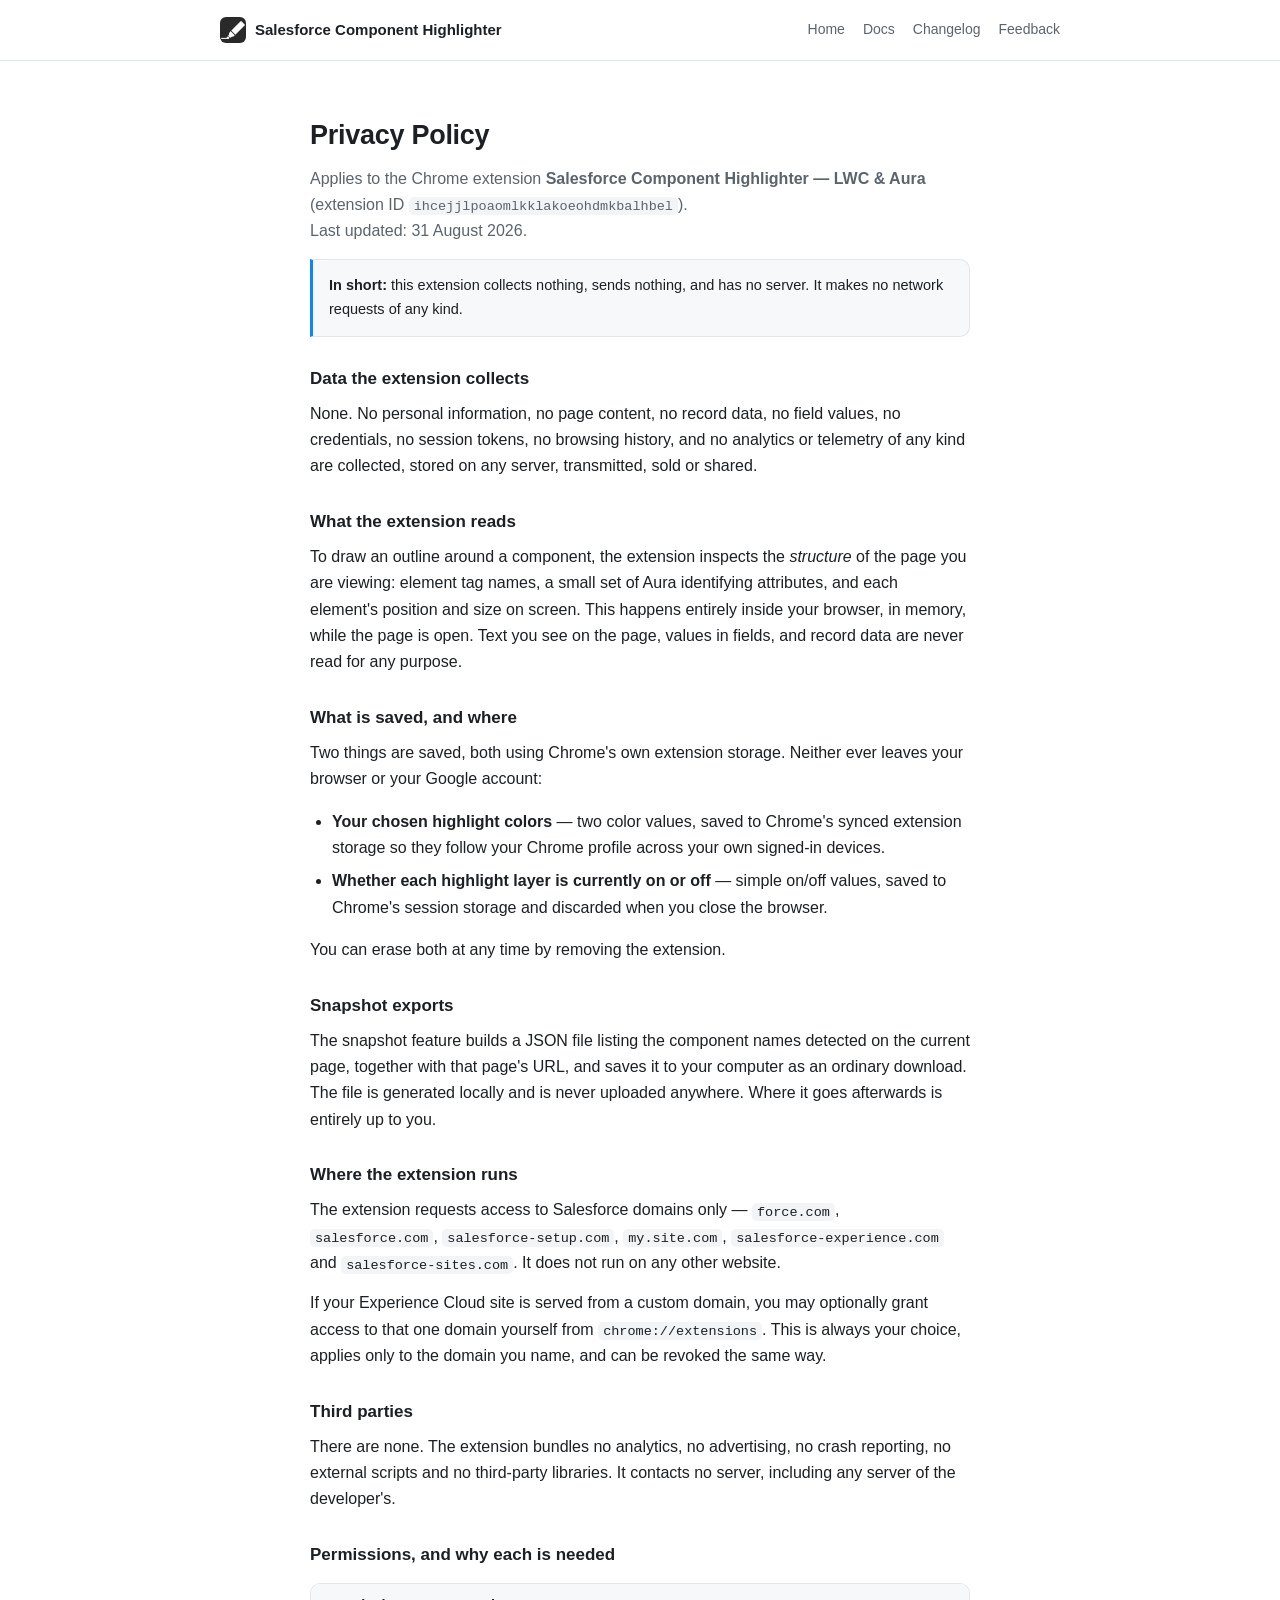
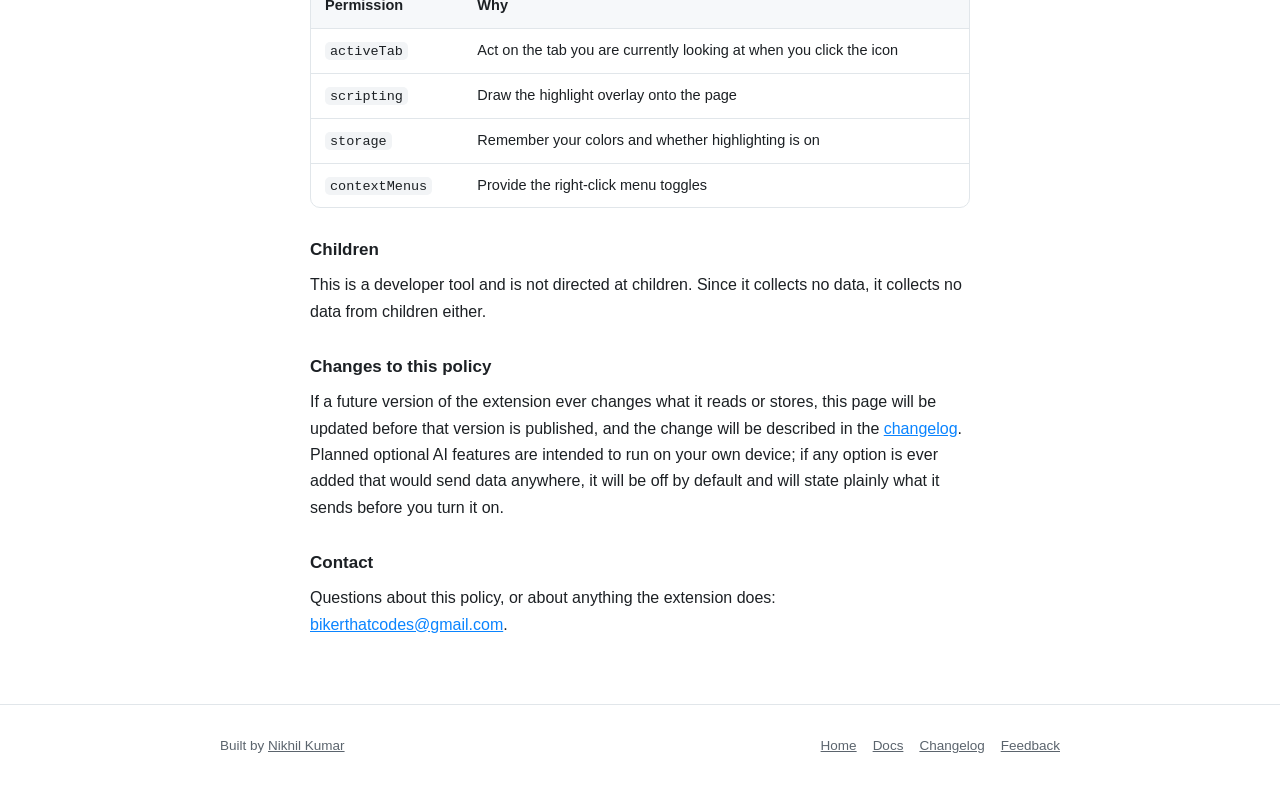
<file: privacy-policy.html>
<!DOCTYPE html>
<html lang="en">
<head>
<meta charset="utf-8">
<meta name="viewport" content="width=device-width, initial-scale=1">
<title>Privacy Policy — Salesforce Component Highlighter</title>
<meta name="description" content="Privacy policy for the Salesforce Component Highlighter Chrome extension for LWC and Aura. No data collection, no network requests, no analytics.">
<link rel="canonical" href="https://colt255programmer.github.io/salesforce-component-highlighter/privacy-policy.html">
<meta property="og:type" content="article">
<meta property="og:title" content="Privacy Policy — Salesforce Component Highlighter">
<meta property="og:description" content="No data collection, no network requests, no analytics.">
<link rel="icon" type="image/png" sizes="128x128" href="assets/mark-128.png">
<link rel="icon" type="image/png" sizes="48x48" href="assets/mark-48.png">
<link rel="apple-touch-icon" href="assets/mark-128.png">
<meta property="og:image" content="https://colt255programmer.github.io/salesforce-component-highlighter/assets/lockup-128.png">
<link rel="stylesheet" href="assets/style.css">
</head>
<body>

<header class="site">
  <div class="wrap">
    <a class="brand" href="index.html"><img src="assets/mark-48.png" alt="" width="26" height="26"> Salesforce Component Highlighter</a>
    <nav class="site-nav">
      <a href="index.html">Home</a>
      <a href="docs.html">Docs</a>
      <a href="changelog.html">Changelog</a>
      <a href="feedback.html">Feedback</a>
    </nav>
  </div>
</header>

<section>
  <div class="wrap prose">
    <h2>Privacy Policy</h2>
    <p style="color:var(--fg-muted)">
      Applies to the Chrome extension <strong>Salesforce Component Highlighter — LWC &amp; Aura</strong>
      (extension ID <code>ihcejjlpoaomlkklakoeohdmkbalhbel</code>).<br>
      Last updated: 31 August 2026.
    </p>

    <div class="note">
      <strong>In short:</strong> this extension collects nothing, sends nothing, and has no server. It makes no network requests of any kind.
    </div>

    <h3>Data the extension collects</h3>
    <p>None. No personal information, no page content, no record data, no field values, no credentials, no session tokens, no browsing history, and no analytics or telemetry of any kind are collected, stored on any server, transmitted, sold or shared.</p>

    <h3>What the extension reads</h3>
    <p>To draw an outline around a component, the extension inspects the <em>structure</em> of the page you are viewing: element tag names, a small set of Aura identifying attributes, and each element's position and size on screen. This happens entirely inside your browser, in memory, while the page is open. Text you see on the page, values in fields, and record data are never read for any purpose.</p>

    <h3>What is saved, and where</h3>
    <p>Two things are saved, both using Chrome's own extension storage. Neither ever leaves your browser or your Google account:</p>
    <ul>
      <li><strong>Your chosen highlight colors</strong> — two color values, saved to Chrome's synced extension storage so they follow your Chrome profile across your own signed-in devices.</li>
      <li><strong>Whether each highlight layer is currently on or off</strong> — simple on/off values, saved to Chrome's session storage and discarded when you close the browser.</li>
    </ul>
    <p>You can erase both at any time by removing the extension.</p>

    <h3>Snapshot exports</h3>
    <p>The snapshot feature builds a JSON file listing the component names detected on the current page, together with that page's URL, and saves it to your computer as an ordinary download. The file is generated locally and is never uploaded anywhere. Where it goes afterwards is entirely up to you.</p>

    <h3>Where the extension runs</h3>
    <p>The extension requests access to Salesforce domains only — <code>force.com</code>, <code>salesforce.com</code>, <code>salesforce-setup.com</code>, <code>my.site.com</code>, <code>salesforce-experience.com</code> and <code>salesforce-sites.com</code>. It does not run on any other website.</p>
    <p>If your Experience Cloud site is served from a custom domain, you may optionally grant access to that one domain yourself from <code>chrome://extensions</code>. This is always your choice, applies only to the domain you name, and can be revoked the same way.</p>

    <h3>Third parties</h3>
    <p>There are none. The extension bundles no analytics, no advertising, no crash reporting, no external scripts and no third-party libraries. It contacts no server, including any server of the developer's.</p>

    <h3>Permissions, and why each is needed</h3>
    <div class="table-scroll" style="margin-top:14px">
      <table>
        <thead><tr><th>Permission</th><th>Why</th></tr></thead>
        <tbody>
          <tr><td><code>activeTab</code></td><td class="wrap-cell">Act on the tab you are currently looking at when you click the icon</td></tr>
          <tr><td><code>scripting</code></td><td class="wrap-cell">Draw the highlight overlay onto the page</td></tr>
          <tr><td><code>storage</code></td><td class="wrap-cell">Remember your colors and whether highlighting is on</td></tr>
          <tr><td><code>contextMenus</code></td><td class="wrap-cell">Provide the right-click menu toggles</td></tr>
        </tbody>
      </table>
    </div>

    <h3>Children</h3>
    <p>This is a developer tool and is not directed at children. Since it collects no data, it collects no data from children either.</p>

    <h3>Changes to this policy</h3>
    <p>If a future version of the extension ever changes what it reads or stores, this page will be updated before that version is published, and the change will be described in the <a href="changelog.html">changelog</a>. Planned optional AI features are intended to run on your own device; if any option is ever added that would send data anywhere, it will be off by default and will state plainly what it sends before you turn it on.</p>

    <h3>Contact</h3>
    <p>Questions about this policy, or about anything the extension does: <a href="mailto:bikerthatcodes@gmail.com">bikerthatcodes@gmail.com</a>.</p>
  </div>
</section>

<footer class="site">
  <div class="wrap">
    <span>Built by <a href="https://in.linkedin.com/in/nikhil-kumar-033b471b2" target="_blank" rel="noopener">Nikhil Kumar</a></span>
    <nav>
      <a href="index.html">Home</a>
      <a href="docs.html">Docs</a>
      <a href="changelog.html">Changelog</a>
      <a href="feedback.html">Feedback</a>
    </nav>
  </div>
</footer>

</body>
</html>
</file>
<file: assets/style.css>
/* ===============================================================
   Salesforce Component Highlighter - site styles
   Self-contained: no external fonts, no CDN, no build step.
   =============================================================== */

:root {
  --bg: #ffffff;
  --bg-alt: #f6f8fa;
  --fg: #1c2024;
  --fg-muted: #5b646d;
  --line: #e1e6ea;
  --accent: #0a84ff;
  --accent-hover: #0069d1;
  --lwc: #22a03f;
  --aura: #d97706;
  --code-bg: #f2f4f6;
  --radius: 10px;
  --maxw: 880px;
}

@media (prefers-color-scheme: dark) {
  :root {
    --bg: #16191c;
    --bg-alt: #1e2226;
    --fg: #e8ebee;
    --fg-muted: #9aa4ad;
    --line: #2c3238;
    --accent: #4da6ff;
    --accent-hover: #7cbcff;
    --lwc: #3ddc6a;
    --aura: #ffb340;
    --code-bg: #22272c;
  }
}

* { box-sizing: border-box; }

html { scroll-behavior: smooth; }

body {
  margin: 0;
  background: var(--bg);
  color: var(--fg);
  font: 16px/1.65 -apple-system, BlinkMacSystemFont, "Segoe UI", Roboto, Helvetica, Arial, sans-serif;
  -webkit-font-smoothing: antialiased;
}

.wrap {
  max-width: var(--maxw);
  margin: 0 auto;
  padding: 0 20px;
}

/* ---------- header ---------- */

header.site {
  border-bottom: 1px solid var(--line);
  background: var(--bg);
  position: sticky;
  top: 0;
  z-index: 10;
}

header.site .wrap {
  display: flex;
  align-items: center;
  justify-content: space-between;
  gap: 16px;
  height: 60px;
}

.brand {
  display: flex;
  align-items: center;
  gap: 9px;
  font-weight: 650;
  font-size: 15px;
  color: var(--fg);
  text-decoration: none;
  white-space: nowrap;
}

.brand img {
  width: 26px;
  height: 26px;
  border-radius: 6px;
  flex: 0 0 auto;
  display: block;
}

nav.site-nav {
  display: flex;
  align-items: center;
  gap: 18px;
  font-size: 14px;
}

nav.site-nav a {
  color: var(--fg-muted);
  text-decoration: none;
}

nav.site-nav a:hover,
nav.site-nav a[aria-current="page"] { color: var(--fg); }

/* ---------- hero ---------- */

.hero {
  padding: 68px 0 52px;
  text-align: center;
  border-bottom: 1px solid var(--line);
}

.hero h1 {
  margin: 0 0 14px;
  font-size: clamp(28px, 5vw, 42px);
  line-height: 1.18;
  letter-spacing: -0.02em;
}

.hero p.tagline {
  margin: 0 auto 28px;
  max-width: 620px;
  font-size: clamp(16px, 2.2vw, 19px);
  color: var(--fg-muted);
}

.cta-row {
  display: flex;
  flex-wrap: wrap;
  justify-content: center;
  gap: 12px;
}

.btn {
  display: inline-block;
  padding: 11px 22px;
  border-radius: var(--radius);
  background: var(--accent);
  color: #fff;
  font-weight: 600;
  font-size: 15px;
  text-decoration: none;
  border: 1px solid transparent;
  transition: background .18s ease;
}

.btn:hover { background: var(--accent-hover); }

.btn.secondary {
  background: transparent;
  color: var(--fg);
  border-color: var(--line);
}

.btn.secondary:hover { background: var(--bg-alt); }

.btn.disabled {
  background: var(--bg-alt);
  color: var(--fg-muted);
  border-color: var(--line);
  cursor: default;
  pointer-events: none;
}

.hero .meta {
  margin-top: 18px;
  font-size: 13px;
  color: var(--fg-muted);
}

/* ---------- sections ---------- */

section { padding: 52px 0; }

section + section { border-top: 1px solid var(--line); }

h2 {
  margin: 0 0 8px;
  font-size: clamp(21px, 3vw, 27px);
  letter-spacing: -0.01em;
}

h2 + p.lead {
  margin: 0 0 28px;
  color: var(--fg-muted);
  max-width: 640px;
}

h3 {
  margin: 28px 0 8px;
  font-size: 17px;
}

p { margin: 0 0 14px; }

a { color: var(--accent); }

/* ---------- feature grid ---------- */

.grid {
  display: grid;
  grid-template-columns: repeat(auto-fit, minmax(240px, 1fr));
  gap: 16px;
}

.card {
  padding: 20px;
  border: 1px solid var(--line);
  border-radius: var(--radius);
  background: var(--bg-alt);
}

.card h3 {
  margin: 0 0 6px;
  font-size: 16px;
}

.card p {
  margin: 0;
  font-size: 14.5px;
  color: var(--fg-muted);
}

.card .icon {
  display: block;
  width: 26px;
  height: 26px;
  margin-bottom: 13px;
  color: var(--accent);
}

.card .icon svg {
  width: 100%;
  height: 100%;
  display: block;
}

.card.lwc .icon { color: var(--lwc); }
.card.aura .icon { color: var(--aura); }

/* ---------- hero illustration ---------- */

.hero-art {
  margin: 34px auto 0;
  max-width: 660px;
}

.hero-art svg {
  width: 100%;
  height: auto;
  display: block;
  border-radius: 12px;
  border: 1px solid var(--line);
  background: var(--bg-alt);
}

.hero-art figcaption {
  margin-top: 10px;
  font-size: 12.5px;
  color: var(--fg-muted);
  text-align: center;
}

/* Illustration palette, theme-aware */
.art-page   { fill: var(--bg); }
.art-chrome { fill: var(--line); }
.art-block  { fill: var(--line); opacity: .55; }
.art-text   { fill: var(--fg-muted); opacity: .5; }
.art-lwc    { stroke: var(--lwc); }
.art-aura   { stroke: var(--aura); }
.art-chip-lwc  { fill: var(--lwc); }
.art-chip-aura { fill: var(--aura); }
.art-chip-label { fill: #10240f; font: 600 9px ui-monospace, Menlo, Consolas, monospace; }

/* ---------- audience list ---------- */

.audience {
  display: grid;
  grid-template-columns: repeat(auto-fit, minmax(190px, 1fr));
  gap: 14px;
  list-style: none;
  margin: 0;
  padding: 0;
}

.audience li {
  padding: 16px;
  border-left: 3px solid var(--accent);
  background: var(--bg-alt);
  border-radius: 0 var(--radius) var(--radius) 0;
  font-size: 14.5px;
}

.audience strong {
  display: block;
  margin-bottom: 3px;
  font-size: 15px;
}

/* ---------- tables ---------- */

.table-scroll {
  overflow-x: auto;
  border: 1px solid var(--line);
  border-radius: var(--radius);
  margin-bottom: 20px;
}

table {
  width: 100%;
  border-collapse: collapse;
  font-size: 14.5px;
}

th, td {
  padding: 10px 14px;
  text-align: left;
  border-bottom: 1px solid var(--line);
  white-space: nowrap;
}

th {
  background: var(--bg-alt);
  font-weight: 600;
}

tbody tr:last-child td { border-bottom: 0; }

td.wrap-cell { white-space: normal; }

kbd {
  display: inline-block;
  padding: 2px 6px;
  border: 1px solid var(--line);
  border-bottom-width: 2px;
  border-radius: 5px;
  background: var(--code-bg);
  font: 600 12.5px/1.4 ui-monospace, SFMono-Regular, Menlo, Consolas, monospace;
  white-space: nowrap;
}

code {
  padding: 1.5px 5px;
  border-radius: 5px;
  background: var(--code-bg);
  font: 13.5px/1.4 ui-monospace, SFMono-Regular, Menlo, Consolas, monospace;
}

/* ---------- prose blocks ---------- */

.prose { max-width: 700px; }

.prose ul, .prose ol { padding-left: 22px; }

.prose li { margin-bottom: 7px; }

.note {
  padding: 14px 16px;
  border: 1px solid var(--line);
  border-left: 3px solid var(--accent);
  border-radius: 0 var(--radius) var(--radius) 0;
  background: var(--bg-alt);
  font-size: 14.5px;
}

.note strong { color: var(--fg); }

/* ---------- changelog ---------- */

.release {
  padding: 22px 0;
  border-bottom: 1px solid var(--line);
}

.release:last-child { border-bottom: 0; }

.release-head {
  display: flex;
  align-items: baseline;
  gap: 12px;
  flex-wrap: wrap;
  margin-bottom: 10px;
}

.release-head h2 {
  margin: 0;
  font-size: 19px;
}

.release-date {
  font-size: 13px;
  color: var(--fg-muted);
}

.tag {
  display: inline-block;
  padding: 2px 9px;
  border-radius: 20px;
  background: var(--bg-alt);
  border: 1px solid var(--line);
  font-size: 12px;
  color: var(--fg-muted);
}

.tag.current {
  border-color: var(--accent);
  color: var(--accent);
}

.release ul { margin: 0; padding-left: 22px; }
.release li { margin-bottom: 6px; font-size: 15px; }

/* ---------- roadmap ---------- */

.roadmap { list-style: none; margin: 0; padding: 0; }

.roadmap li {
  position: relative;
  padding: 10px 0 10px 26px;
  font-size: 15px;
  border-bottom: 1px solid var(--line);
}

.roadmap li:last-child { border-bottom: 0; }

.roadmap li::before {
  content: "";
  position: absolute;
  left: 2px;
  top: 18px;
  width: 9px;
  height: 9px;
  border: 2px solid var(--fg-muted);
  border-radius: 50%;
}

/* ---------- footer ---------- */

footer.site {
  padding: 30px 0 40px;
  border-top: 1px solid var(--line);
  font-size: 13.5px;
  color: var(--fg-muted);
}

footer.site .wrap {
  display: flex;
  flex-wrap: wrap;
  gap: 10px 20px;
  justify-content: space-between;
  align-items: center;
}

footer.site a { color: var(--fg-muted); }
footer.site a:hover { color: var(--fg); }

footer.site nav {
  display: flex;
  gap: 16px;
  flex-wrap: wrap;
}

/* ---------- responsive ---------- */

@media (max-width: 560px) {
  header.site .wrap { height: auto; padding: 12px 20px; flex-wrap: wrap; }
  nav.site-nav { gap: 14px; font-size: 13.5px; }
  .hero { padding: 44px 0 36px; }
  section { padding: 40px 0; }
}
</file>
